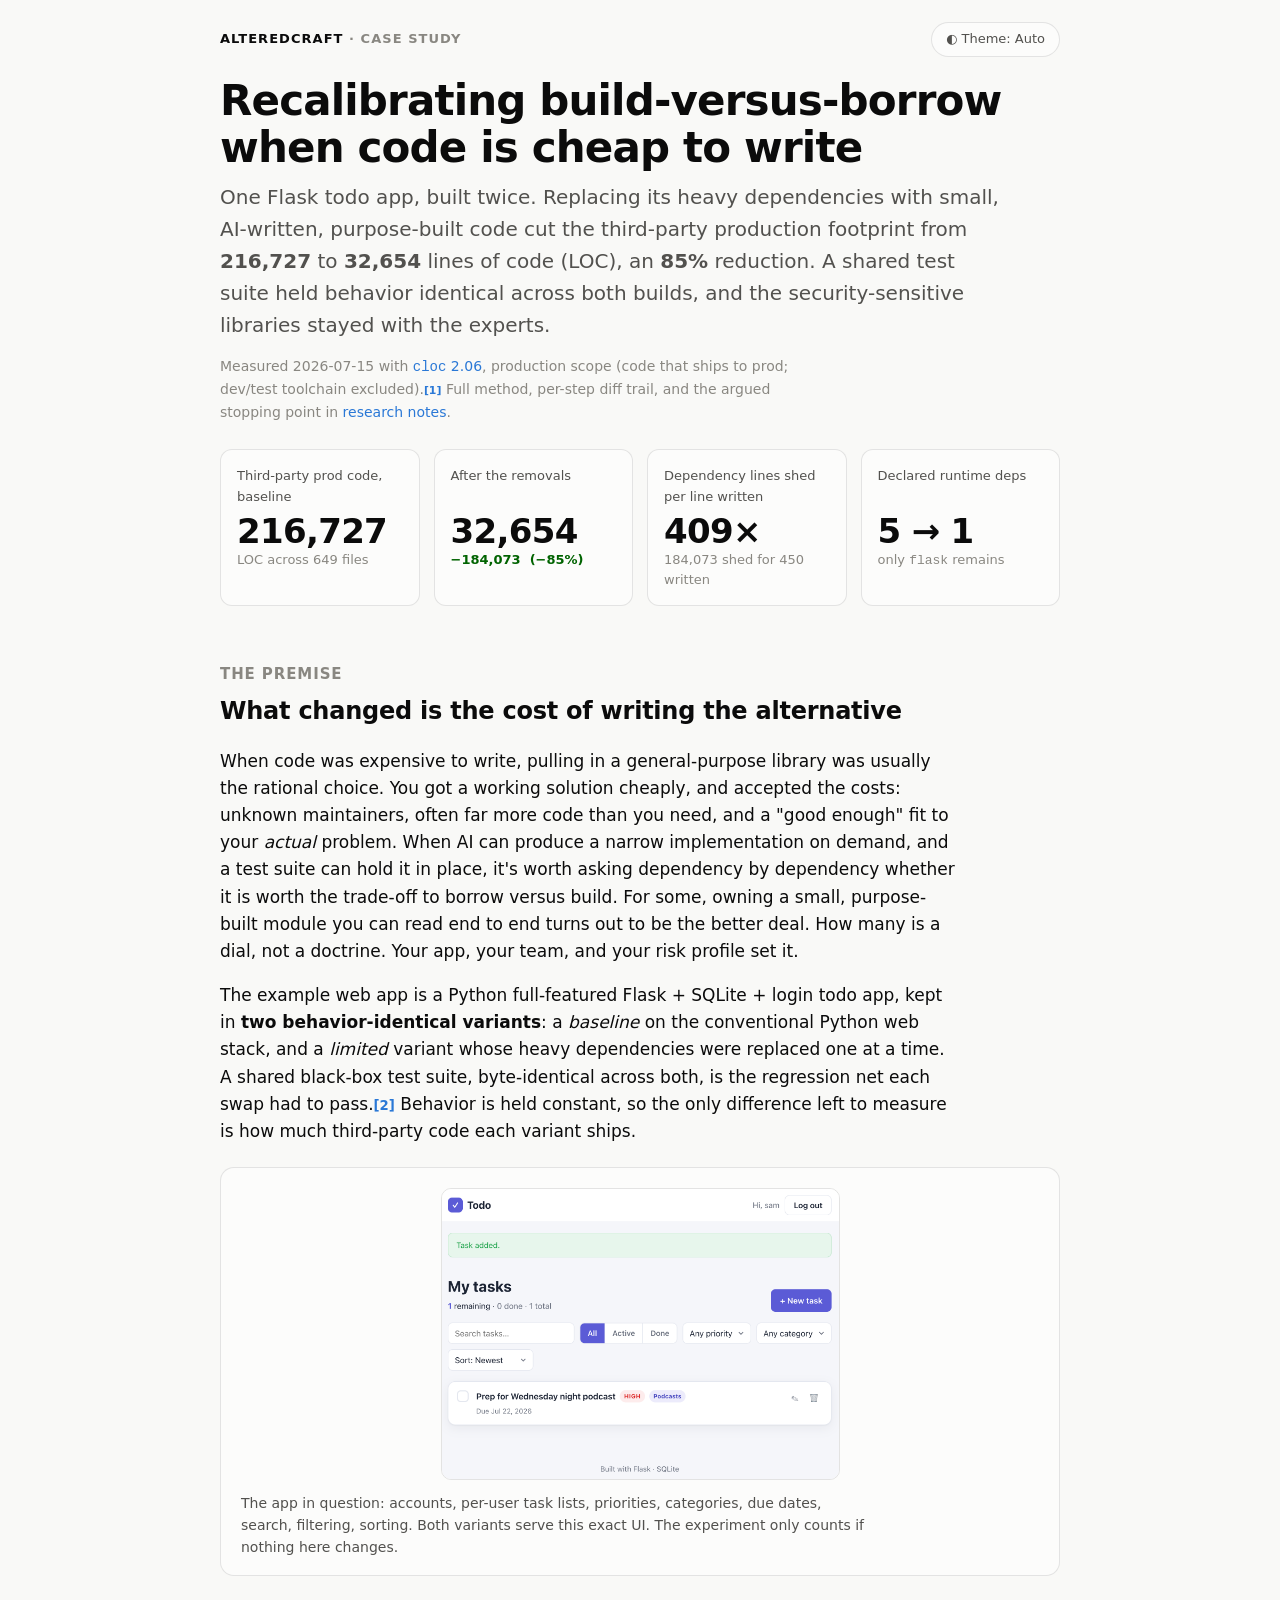
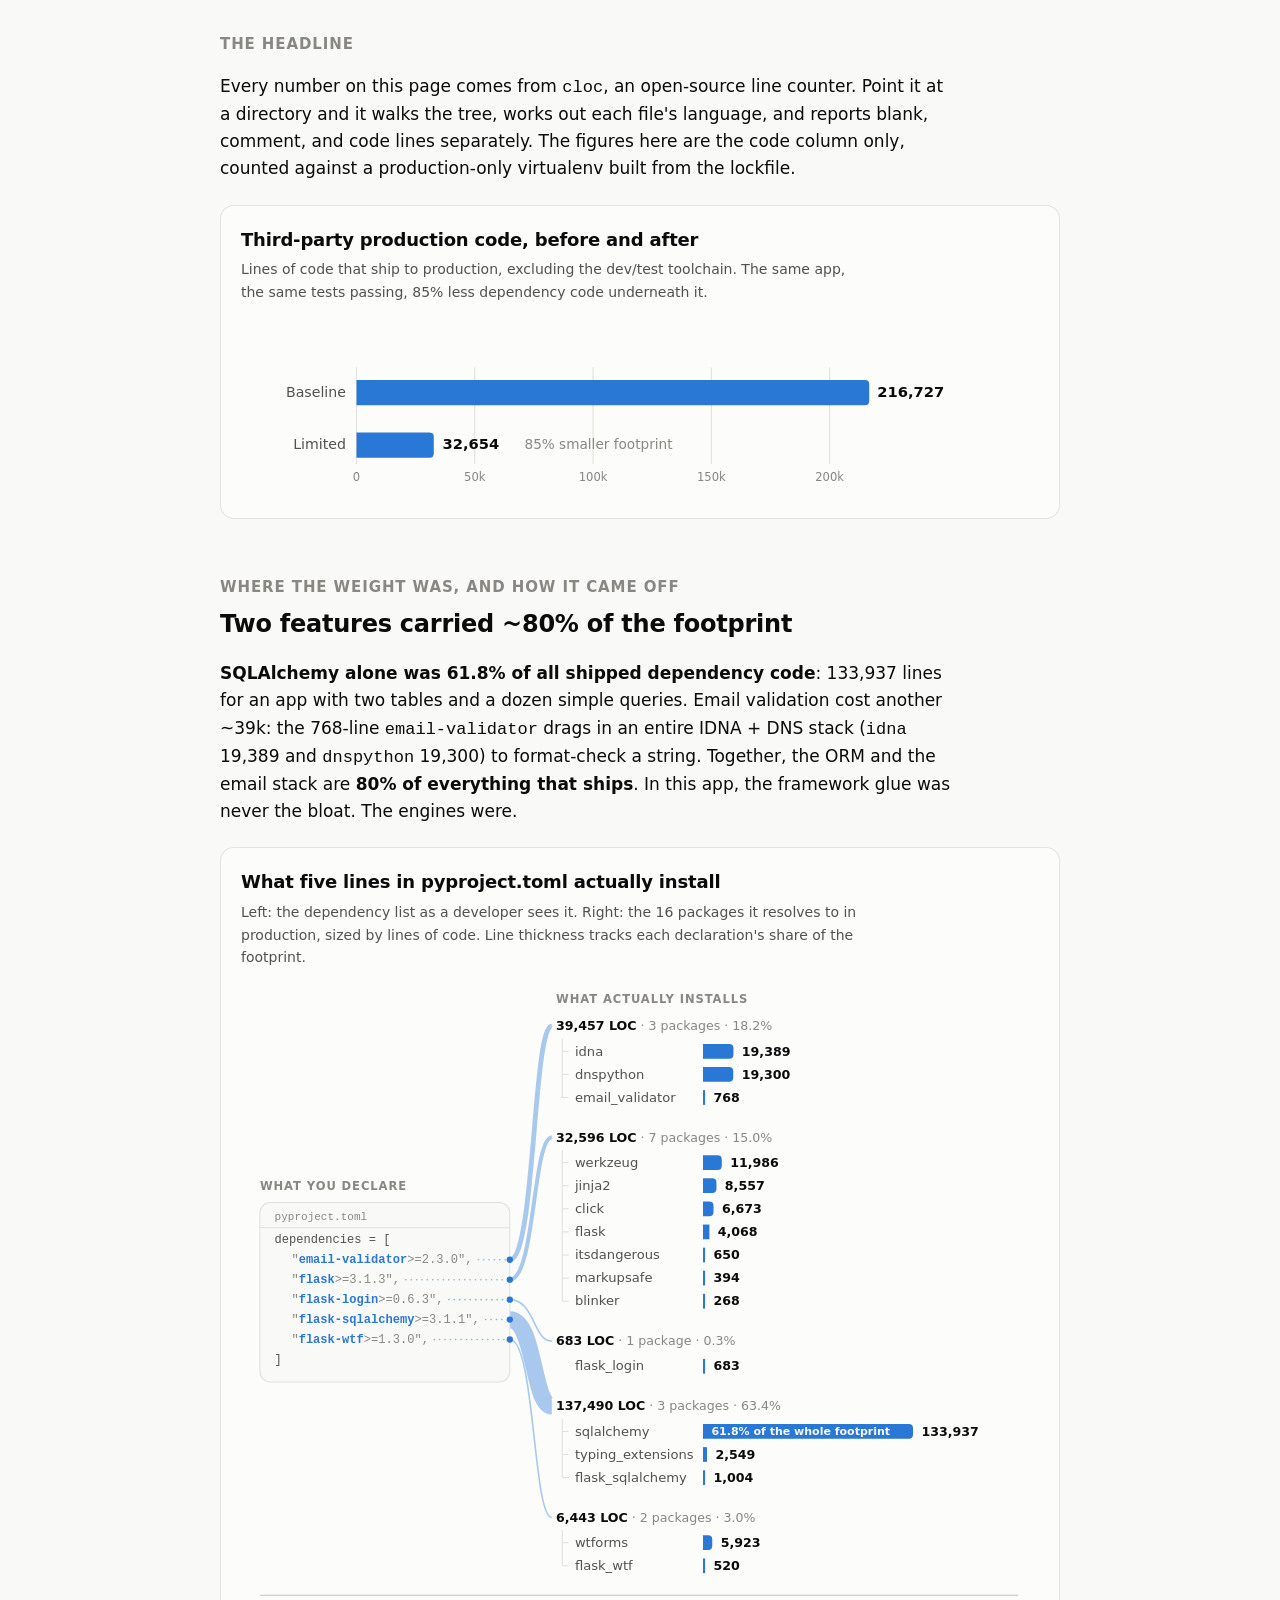
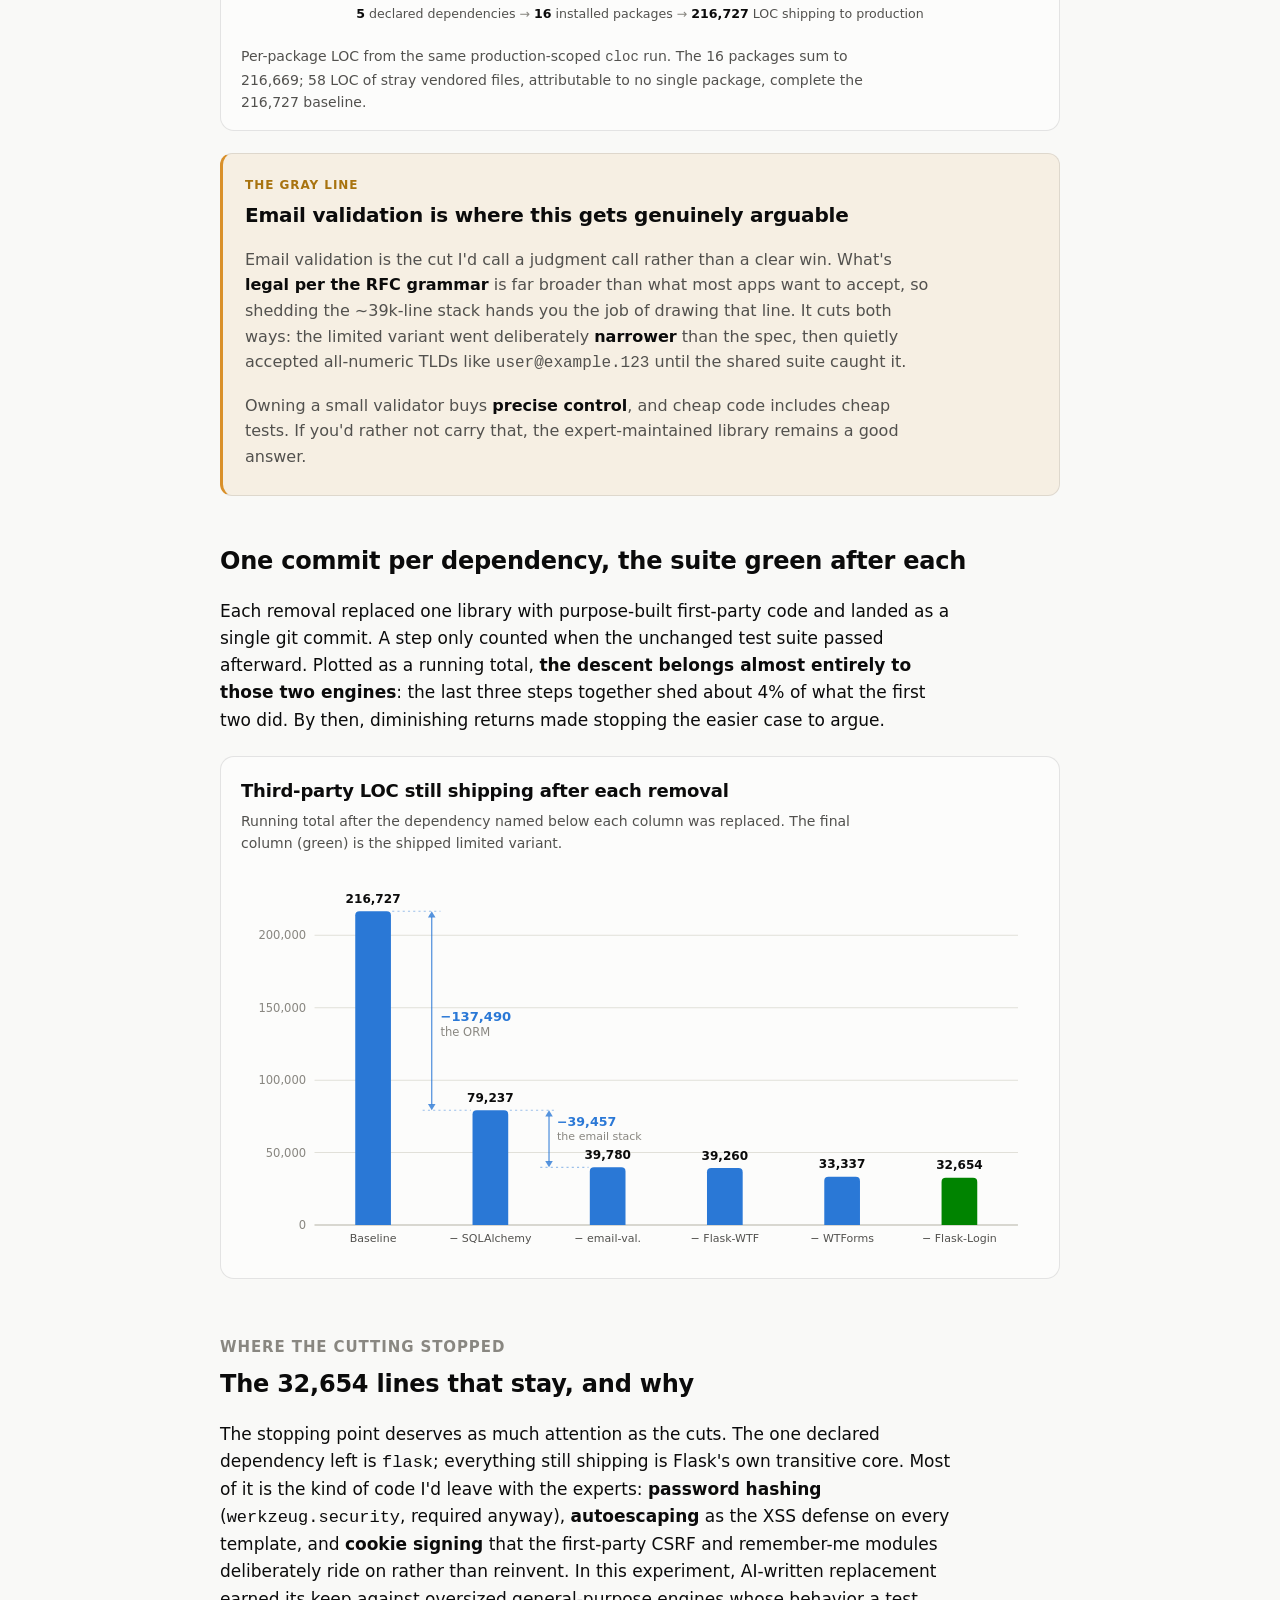
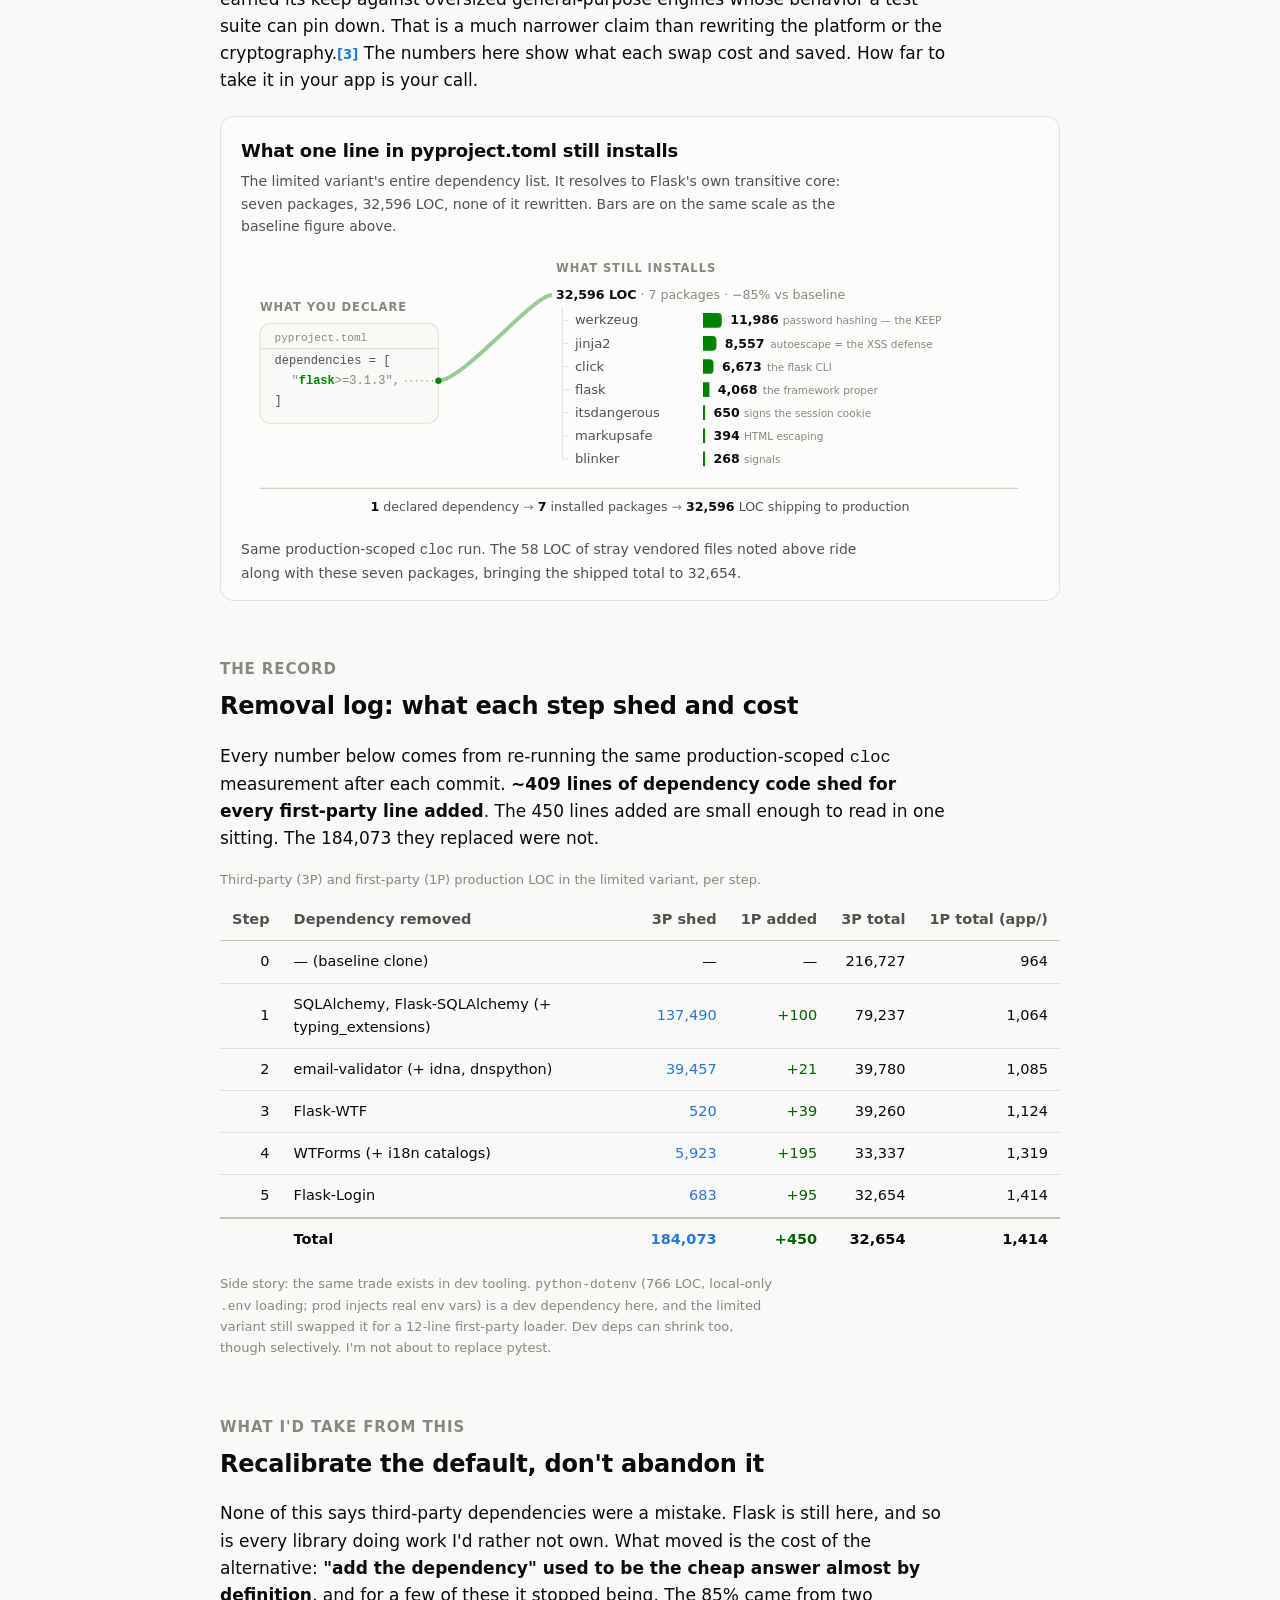
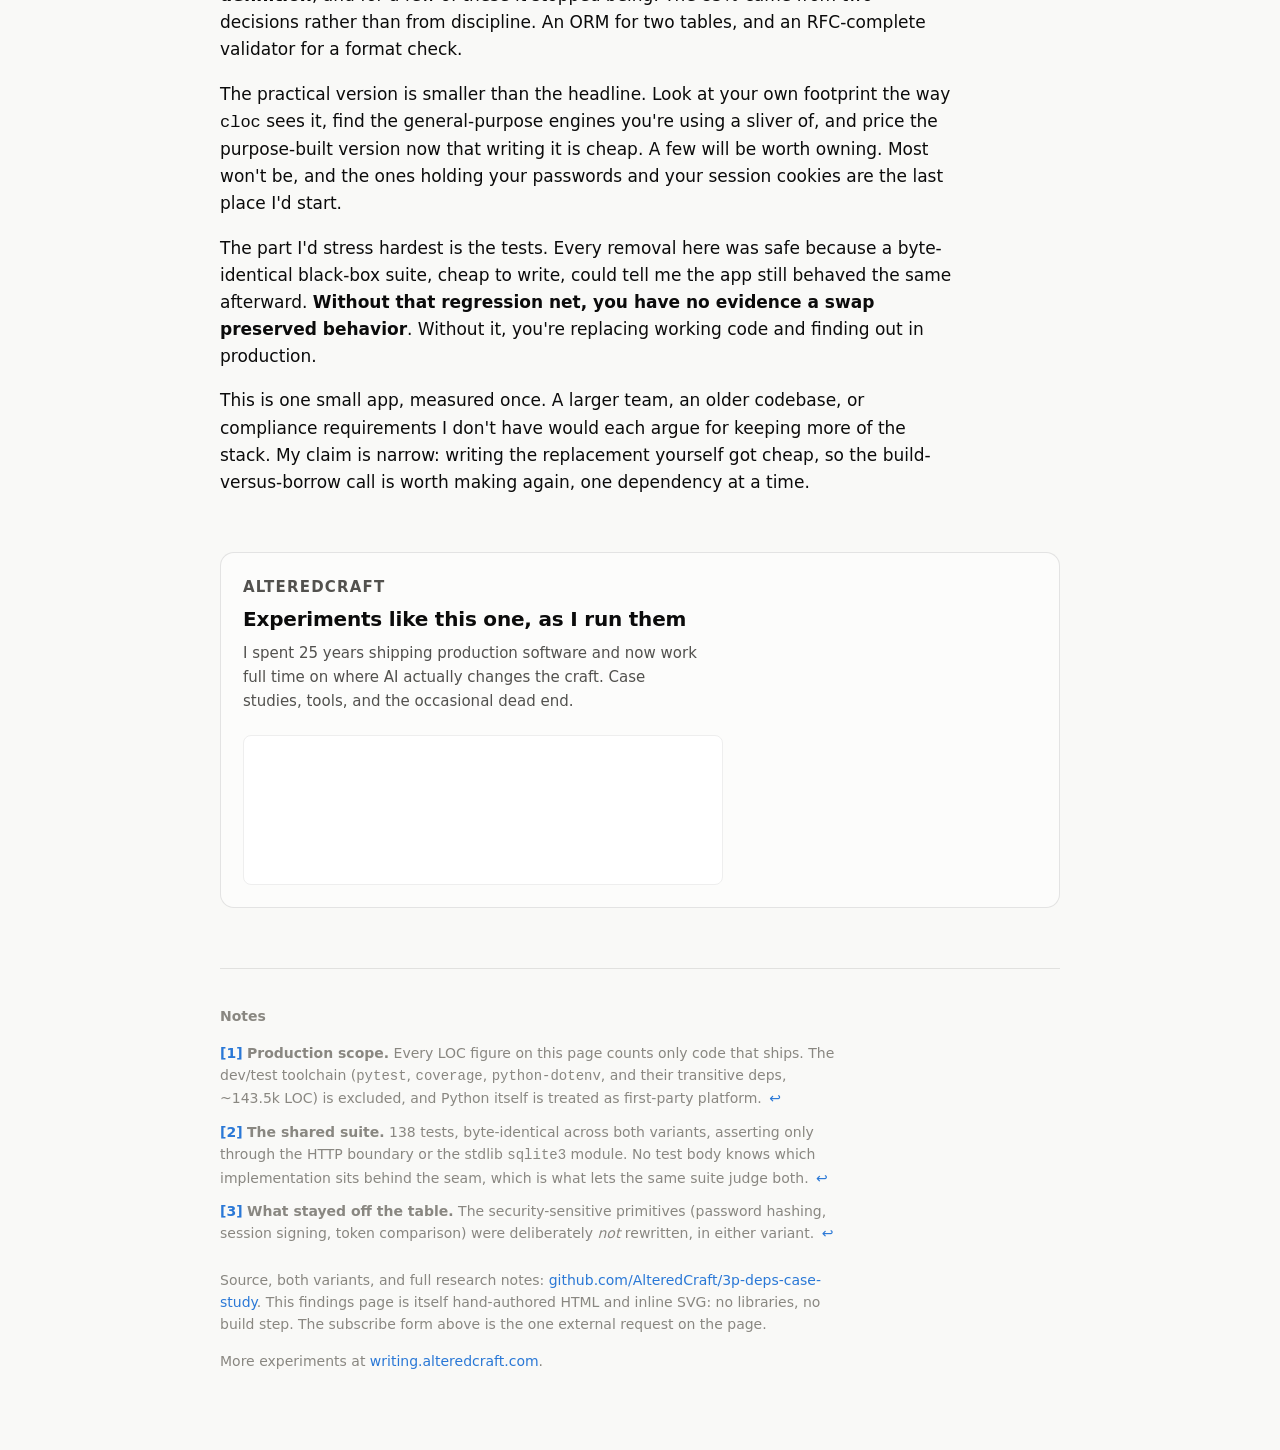
<file: docs/index.html>
<!DOCTYPE html>
<html lang="en">
<head>
<meta charset="utf-8">
<meta name="viewport" content="width=device-width, initial-scale=1">
<title>Findings: Recalibrating build-versus-borrow when code is cheap to write</title>
<meta name="description" content="Case-study findings: replacing heavy Python dependencies with small, AI-written, purpose-built code cut a Flask todo app's third-party production footprint from 216,727 to 32,654 LOC (−85%), plus an argued case for where the cutting stops.">
<style>
  :root {
    color-scheme: light;
    --page:        #f9f9f7;
    --surface-1:   #fcfcfb;
    --text-primary:   #0b0b0b;
    --text-secondary: #52514e;
    --muted:       #898781;
    --grid:        #e1e0d9;
    --baseline:    #c3c2b7;
    --series-1:    #2a78d6;   /* blue  — dependency code removed / shed */
    --series-2:    #008300;   /* green — code that remains in the shipped app */
    --good:        #006300;
    --border:      rgba(11,11,11,0.10);
  }
  @media (prefers-color-scheme: dark) {
    :root:not([data-theme="light"]) {
      color-scheme: dark;
      --page:        #0d0d0d;
      --surface-1:   #1a1a19;
      --text-primary:   #ffffff;
      --text-secondary: #c3c2b7;
      --muted:       #898781;
      --grid:        #2c2c2a;
      --baseline:    #383835;
      --series-1:    #3987e5;
      --series-2:    #008300;
      --good:        #0ca30c;
      --border:      rgba(255,255,255,0.12);
    }
  }
  :root[data-theme="dark"] {
    color-scheme: dark;
    --page:        #0d0d0d;
    --surface-1:   #1a1a19;
    --text-primary:   #ffffff;
    --text-secondary: #c3c2b7;
    --muted:       #898781;
    --grid:        #2c2c2a;
    --baseline:    #383835;
    --series-1:    #3987e5;
    --series-2:    #008300;
    --good:        #0ca30c;
    --border:      rgba(255,255,255,0.12);
  }

  * { box-sizing: border-box; }
  html { -webkit-text-size-adjust: 100%; }
  body {
    margin: 0;
    background: var(--page);
    color: var(--text-primary);
    font: 400 17px/1.6 system-ui, -apple-system, "Segoe UI", sans-serif;
  }
  .wrap { max-width: 880px; margin: 0 auto; padding: 0 20px 80px; }

  /* ---- masthead ---- */
  .top { display: flex; align-items: center; justify-content: space-between; gap: 16px;
         padding: 22px 0 8px; }
  .kicker { font-size: 13px; letter-spacing: .08em; text-transform: uppercase;
            color: var(--muted); font-weight: 600; }
  .kicker a { color: var(--text-primary); text-decoration: none; font-weight: 700; }
  .kicker a:hover { text-decoration: underline; }
  .theme-btn { font: inherit; font-size: 13px; color: var(--text-secondary);
    background: var(--surface-1); border: 1px solid var(--border); border-radius: 999px;
    padding: 6px 14px; cursor: pointer; }
  .theme-btn:hover { color: var(--text-primary); }

  h1 { font-size: clamp(28px, 5vw, 42px); line-height: 1.12; letter-spacing: -0.02em;
       margin: 12px 0 10px; }
  .lede { font-size: 20px; color: var(--text-secondary); margin: 0 0 8px; max-width: 62ch; }
  .sourceline { font-size: 14px; color: var(--muted); margin: 14px 0 0; }
  .sourceline a { color: var(--series-1); text-decoration: none; }
  .sourceline a:hover { text-decoration: underline; }

  h2 { font-size: 15px; letter-spacing: .06em; text-transform: uppercase;
       color: var(--muted); font-weight: 700; margin: 56px 0 6px; }
  h3 { font-size: 24px; letter-spacing: -0.01em; margin: 4px 0 10px; }
  h3.cont { margin-top: 46px; }   /* h3 that continues a section, with no h2 above it */
  p { max-width: 68ch; }
  p .hl { color: var(--text-primary); font-weight: 650; }
  hr { border: none; border-top: 1px solid var(--border); margin: 0; }

  /* ---- stat row ---- */
  .stats { display: grid; grid-template-columns: repeat(4, 1fr); gap: 14px; margin: 26px 0 8px; }
  .stat { background: var(--surface-1); border: 1px solid var(--border); border-radius: 12px;
          padding: 16px 16px 14px; }
  .stat .lab { font-size: 13px; color: var(--text-secondary);
               min-height: 3.2em; }   /* reserve two lines so all four values share a baseline */
  .stat .val { font-size: clamp(26px, 4.4vw, 34px); font-weight: 650; letter-spacing: -0.02em;
               margin: 6px 0 2px; line-height: 1; }
  .stat .sub { font-size: 13px; color: var(--muted); }
  .stat .sub.good { color: var(--good); font-weight: 600; }
  @media (max-width: 720px) { .stats { grid-template-columns: repeat(2,1fr); } }

  /* ---- figures ---- */
  figure { margin: 22px 0 0; background: var(--surface-1);
           border: 1px solid var(--border); border-radius: 14px; padding: 20px 20px 16px; }
  figure .fig-title { font-size: 18px; font-weight: 650; letter-spacing: -0.01em; margin: 0; }
  figure .fig-sub { font-size: 14px; color: var(--text-secondary); margin: 4px 0 14px; max-width: 70ch; }
  figure svg { width: 100%; height: auto; display: block; overflow: visible; }
  figure img { width: 100%; height: auto; display: block; border-radius: 10px;
               border: 1px solid var(--border); }
  figure img.half { max-width: 50%; margin: 0 auto; }   /* screenshot at half width, centered */
  @media (max-width: 720px) { figure img.half { max-width: 100%; } }
  figcaption { font-size: 14px; color: var(--text-secondary); margin-top: 12px; max-width: 70ch; }

  /* ---- editorial callout (the gray-line aside) ---- */
  .callout { margin: 22px 0 0; background: rgba(217,144,42,0.09);
             border: 1px solid var(--border); border-left: 3px solid #d9902a;
             border-radius: 12px; padding: 4px 22px 10px; }
  .callout-label { display: block; font-size: 12px; letter-spacing: .08em;
                   text-transform: uppercase; font-weight: 700; color: #a8730f; margin: 18px 0 0; }
  .callout h3.callout-h { font-size: 20px; margin: 4px 0 8px; letter-spacing: -0.01em; }
  .callout p { font-size: 16px; color: var(--text-secondary); }
  .callout p .hl { color: var(--text-primary); font-weight: 650; }
  @media (prefers-color-scheme: dark) {
    :root:not([data-theme="light"]) .callout { background: rgba(217,144,42,0.13); }
    :root:not([data-theme="light"]) .callout-label { color: #e6b34d; }
  }
  :root[data-theme="dark"] .callout { background: rgba(217,144,42,0.13); }
  :root[data-theme="dark"] .callout-label { color: #e6b34d; }

  /* svg text tokens */
  .t-primary   { fill: var(--text-primary); }
  .t-secondary { fill: var(--text-secondary); }
  .t-muted     { fill: var(--muted); }
  .num { font-variant-numeric: tabular-nums; }
  .grid  { stroke: var(--grid); stroke-width: 1; }
  .axis  { stroke: var(--baseline); stroke-width: 1; }
  .bar-blue  { fill: var(--series-1); }
  .bar-green { fill: var(--series-2); }
  .mark:hover { opacity: .82; }
  /* drop annotation: dashed guides off each bar top + a measure line in the gutter */
  .drop line  { stroke: var(--series-1); stroke-width: 1; stroke-dasharray: 2 3; opacity: .45; }
  .drop .stem { stroke-width: 1.2; stroke-dasharray: none; opacity: .8; }
  .drop .head { fill: var(--series-1); opacity: .8; }
  .drop-val   { fill: var(--series-1); font-weight: 700; }

  /* ---- table ---- */
  .tbl-scroll { overflow-x: auto; margin-top: 18px; -webkit-overflow-scrolling: touch; }
  table { border-collapse: collapse; width: 100%; font-size: 14.5px; min-width: 560px; }
  caption { text-align: left; color: var(--muted); font-size: 13px; padding-bottom: 8px; }
  th, td { padding: 9px 12px; text-align: right; border-bottom: 1px solid var(--border);
           font-variant-numeric: tabular-nums; white-space: nowrap; }
  th:nth-child(2), td:nth-child(2) { text-align: left; font-variant-numeric: normal; white-space: normal; }
  thead th { color: var(--text-secondary); font-weight: 600; border-bottom: 1px solid var(--baseline); }
  tbody tr:last-child td { border-bottom: none; }
  tfoot td { font-weight: 700; border-top: 2px solid var(--baseline); border-bottom: none; }
  td.shed { color: var(--series-1); }
  td.add  { color: var(--good); }

  /* ---- footnotes ---- */
  .fn { font-size: .78em; font-weight: 600; color: var(--series-1);
        text-decoration: none; white-space: nowrap; }
  .fn:hover { text-decoration: underline; }
  .notes { list-style: none; padding: 0; margin: 10px 0 24px; }
  .notes li { margin: 0 0 11px; max-width: 70ch; }
  .notes .key  { color: var(--series-1); font-weight: 600; }
  .notes .back { color: var(--series-1); text-decoration: none; margin-left: 3px; }
  .notes .back:hover { text-decoration: underline; }
  [id^="fn"] { scroll-margin-top: 24px; }

  /* ---- subscribe CTA ---- */
  .subscribe { margin: 56px 0 0; background: var(--surface-1); border: 1px solid var(--border);
               border-radius: 14px; padding: 22px; display: flex; flex-wrap: wrap;
               gap: 22px; align-items: center; justify-content: space-between; }
  .subscribe .sub-copy { flex: 1 1 320px; }
  .sub-kicker { font-size: 12px; letter-spacing: .08em; text-transform: uppercase;
                font-weight: 700; color: var(--muted); margin: 0; }
  .subscribe h3 { font-size: 20px; margin: 4px 0 6px; }
  .subscribe p { font-size: 15px; color: var(--text-secondary); margin: 0; max-width: 48ch; }
  .subscribe iframe { flex: 0 1 480px; max-width: 100%; height: 150px; border-radius: 8px;
                      display: block; }

  footer { margin-top: 60px; padding-top: 22px; border-top: 1px solid var(--border);
           font-size: 14px; color: var(--muted); }
  footer a { color: var(--series-1); text-decoration: none; }
  footer a:hover { text-decoration: underline; }
  .self-note { font-size: 13px; }
</style>
</head>
<body>
<div class="wrap">

  <div class="top">
    <span class="kicker"><a href="https://writing.alteredcraft.com/">AlteredCraft</a> · Case study</span>
    <button class="theme-btn" id="theme" type="button" aria-label="Toggle color theme">◐ Theme: Auto</button>
  </div>

  <h1>Recalibrating build-versus-borrow when code is cheap to write</h1>
  <p class="lede">One Flask todo app, built twice. Replacing its heavy dependencies with
    small, AI-written, purpose-built code cut the third-party production footprint from
    <strong>216,727</strong> to <strong>32,654</strong> lines of code (LOC), an <strong>85%</strong> reduction.
    A shared test suite held behavior identical across both builds, and the security-sensitive
    libraries stayed with the experts.</p>
  <p class="sourceline">Measured 2026-07-15 with <a href="https://github.com/AlDanial/cloc/"><code>cloc</code> 2.06</a>, production scope
    (code that ships to prod; dev/test toolchain excluded).<a class="fn" id="fnref1" href="#fn1">[1]</a>
    Full method, per-step diff trail, and
    the argued stopping point in <a href="https://github.com/AlteredCraft/3p-deps-case-study/blob/main/research/notes.md">research&nbsp;notes</a>.</p>

  <!-- ===== STAT ROW ===== -->
  <div class="stats">
    <div class="stat">
      <div class="lab">Third-party prod code, baseline</div>
      <div class="val num">216,727</div>
      <div class="sub">LOC across 649 files</div>
    </div>
    <div class="stat">
      <div class="lab">After the removals</div>
      <div class="val num">32,654</div>
      <div class="sub good">−184,073 &nbsp;(−85%)</div>
    </div>
    <div class="stat">
      <div class="lab">Dependency lines shed per line written</div>
      <div class="val num">409×</div>
      <div class="sub">184,073 shed for 450 written</div>
    </div>
    <div class="stat">
      <div class="lab">Declared runtime deps</div>
      <div class="val num">5 → 1</div>
      <div class="sub">only <code>flask</code> remains</div>
    </div>
  </div>

  <!-- ===== PREMISE ===== -->
  <h2>The premise</h2>
  <h3>What changed is the cost of writing the alternative</h3>
  <p>When code was expensive to write, pulling in a general-purpose library was usually the
    rational choice. You got a working solution cheaply, and accepted the costs: unknown
    maintainers, often far more code than you need, and a "good enough" fit to your <em>actual</em>
    problem. When AI can produce a narrow implementation on demand, and a test suite can hold it
    in place, it's worth asking dependency by dependency whether it is worth the trade-off to borrow versus build. For
    some, owning a small, purpose-built module you can read end to end turns out to be the better deal.
    How many is a dial, not a doctrine. Your app, your team, and your risk profile set it.</p>
  <p>The example web app is a Python full-featured Flask&nbsp;+&nbsp;SQLite&nbsp;+&nbsp;login todo app, kept in
    <span class="hl">two behavior-identical variants</span>: a <em>baseline</em> on the conventional
    Python web stack, and a <em>limited</em> variant whose heavy dependencies were replaced
    one at a time. A shared black-box test suite, byte-identical across both, is the regression net
    each swap had to pass.<a class="fn" id="fnref2" href="#fn2">[2]</a> Behavior is held constant,
    so the only difference left to measure is how much third-party code each variant ships.</p>
  <figure>
    <img class="half" src="img/todo-app.png" width="1490" height="1086"
         alt="Screenshot of the todo app: a My Tasks page with search, All/Active/Done filters, priority and category dropdowns, sorting, a 'Task added' flash message, and one task tagged HIGH priority in a Podcasts category with a due date.">
    <figcaption>The app in question: accounts, per-user task lists, priorities, categories, due
      dates, search, filtering, sorting. Both variants serve this exact UI. The experiment only
      counts if nothing here changes.</figcaption>
  </figure>

  <!-- ===== CHART A: headline ===== -->
  <h2>The headline</h2>
  <p>Every number on this page comes from <code>cloc</code>, an open-source line counter. Point it at
    a directory and it walks the tree, works out each file's language, and reports blank, comment,
    and code lines separately. The figures here are the code column only, counted against a
    production-only virtualenv built from the lockfile.</p>
  <figure>
    <p class="fig-title">Third-party production code, before and after</p>
    <p class="fig-sub">Lines of code that ship to production, excluding the dev/test toolchain.
      The same app, the same tests passing, 85% less dependency code underneath it.</p>
    <svg viewBox="0 0 760 176" role="img" aria-labelledby="aT aD">
      <title id="aT">Before and after third-party LOC</title>
      <desc id="aD">Baseline 216,727 lines of code; limited variant 32,654 lines, an 85% reduction.</desc>
      <!-- gridlines -->
      <g class="grid">
        <line x1="110" y1="48" x2="110" y2="140"/>
        <line x1="222.65" y1="48" x2="222.65" y2="140"/>
        <line x1="335.3" y1="48" x2="335.3" y2="140"/>
        <line x1="447.95" y1="48" x2="447.95" y2="140"/>
        <line x1="560.6" y1="48" x2="560.6" y2="140"/>
      </g>
      <g class="t-muted num" font-size="11" text-anchor="middle">
        <text x="110" y="156">0</text>
        <text x="222.65" y="156">50k</text>
        <text x="335.3" y="156">100k</text>
        <text x="447.95" y="156">150k</text>
        <text x="560.6" y="156">200k</text>
      </g>
      <!-- baseline bar -->
      <path class="bar-blue mark" d="M110,60 H594.3 Q598.3,60 598.3,64 V80 Q598.3,84 594.3,84 H110 Z"><title>Baseline: 216,727 LOC</title></path>
      <!-- after bar -->
      <path class="bar-blue mark" d="M110,110 H179.6 Q183.6,110 183.6,114 V130 Q183.6,134 179.6,134 H110 Z"><title>Limited variant: 32,654 LOC</title></path>
      <!-- row labels -->
      <g class="t-secondary" font-size="13.5" text-anchor="end">
        <text x="100" y="76">Baseline</text>
        <text x="100" y="126">Limited</text>
      </g>
      <!-- value labels -->
      <g class="t-primary num" font-size="14" font-weight="650">
        <text x="606" y="76">216,727</text>
        <text x="192" y="126">32,654</text>
      </g>
      <text x="270" y="126" class="t-muted" font-size="13">85% smaller footprint</text>
    </svg>
  </figure>

  <!-- ===== CHART C: composition ===== -->
  <h2>Where the weight was, and how it came off</h2>
  <h3>Two features carried ~80% of the footprint</h3>
  <p><span class="hl">SQLAlchemy alone was 61.8% of all shipped dependency code</span>: 133,937 lines
    for an app with two tables and a dozen simple queries. Email validation cost another ~39k: the
    768-line <code>email-validator</code> drags in an entire IDNA + DNS stack (<code>idna</code> 19,389
    and <code>dnspython</code> 19,300) to format-check a string. Together, the ORM and the email stack
    are <span class="hl">80% of everything that ships</span>. In this app, the framework glue was
    never the bloat. The engines were.</p>
  <figure>
    <p class="fig-title">What five lines in pyproject.toml actually install</p>
    <p class="fig-sub">Left: the dependency list as a developer sees it. Right: the 16 packages it
      resolves to in production, sized by lines of code. Line thickness tracks each
      declaration's share of the footprint.</p>
    <svg viewBox="0 0 760 620" role="img" aria-labelledby="cT cD">
      <title id="cT">What five lines in pyproject.toml actually install</title>
      <desc id="cD">The five pyproject.toml entries resolve to 16 packages totaling 216,727 lines.
        flask-sqlalchemy pulls in 137,490 lines, dominated by SQLAlchemy at 133,937 (61.8% of the
        footprint); email-validator pulls in 39,457 including idna 19,389 and dnspython 19,300;
        flask itself accounts for 32,596 across seven packages led by werkzeug 11,986;
        flask-wtf pulls in 6,443 and flask-login 683.</desc>
      <path d="M256,264.5 C280,264.5 278,42 296,42" fill="none" stroke="var(--series-1)" stroke-width="4.6" stroke-linecap="butt" opacity="0.4"/>
      <path d="M256,283.5 C280,283.5 278,148 296,148" fill="none" stroke="var(--series-1)" stroke-width="3.8" stroke-linecap="butt" opacity="0.4"/>
      <path d="M256,302.5 C280,302.5 278,342 296,342" fill="none" stroke="var(--series-1)" stroke-width="1.5" stroke-linecap="butt" opacity="0.4"/>
      <path d="M256,321.5 C280,321.5 278,404 296,404" fill="none" stroke="var(--series-1)" stroke-width="16.0" stroke-linecap="butt" opacity="0.4"/>
      <path d="M256,340.5 C280,340.5 278,510 296,510" fill="none" stroke="var(--series-1)" stroke-width="1.5" stroke-linecap="butt" opacity="0.4"/>
      <text x="18" y="198" class="t-muted" font-size="11" font-weight="700" letter-spacing=".08em">WHAT YOU DECLARE</text>
      <text x="300" y="20" class="t-muted" font-size="11" font-weight="700" letter-spacing=".08em">WHAT ACTUALLY INSTALLS</text>
      <g font-family="ui-monospace, SFMono-Regular, Menlo, monospace">
        <rect x="18" y="210" width="238" height="171" rx="10" fill="var(--page)" stroke="var(--grid)"/>
        <text x="32" y="227" class="t-muted" font-size="10.5">pyproject.toml</text>
        <line x1="18" y1="234" x2="256" y2="234" class="grid"/>
        <text x="32" y="249" class="t-secondary" font-size="11.5">dependencies = [</text>
        <text x="48" y="268" font-size="11.5"><tspan class="t-muted">"</tspan><tspan fill="var(--series-1)" font-weight="600">email-validator</tspan><tspan class="t-muted">>=2.3.0",</tspan></text>
        <text x="48" y="287" font-size="11.5"><tspan class="t-muted">"</tspan><tspan fill="var(--series-1)" font-weight="600">flask</tspan><tspan class="t-muted">>=3.1.3",</tspan></text>
        <text x="48" y="306" font-size="11.5"><tspan class="t-muted">"</tspan><tspan fill="var(--series-1)" font-weight="600">flask-login</tspan><tspan class="t-muted">>=0.6.3",</tspan></text>
        <text x="48" y="325" font-size="11.5"><tspan class="t-muted">"</tspan><tspan fill="var(--series-1)" font-weight="600">flask-sqlalchemy</tspan><tspan class="t-muted">>=3.1.1",</tspan></text>
        <text x="48" y="344" font-size="11.5"><tspan class="t-muted">"</tspan><tspan fill="var(--series-1)" font-weight="600">flask-wtf</tspan><tspan class="t-muted">>=1.3.0",</tspan></text>
        <text x="32" y="363" class="t-secondary" font-size="11.5">]</text>
      </g>
      <line x1="226" y1="264.5" x2="252" y2="264.5" stroke="var(--series-1)" stroke-width="1.5" stroke-dasharray="0.1 5" stroke-linecap="round" opacity="0.55"/>
      <circle cx="256" cy="264.5" r="3" fill="var(--series-1)"/>
      <line x1="157" y1="283.5" x2="252" y2="283.5" stroke="var(--series-1)" stroke-width="1.5" stroke-dasharray="0.1 5" stroke-linecap="round" opacity="0.55"/>
      <circle cx="256" cy="283.5" r="3" fill="var(--series-1)"/>
      <line x1="198" y1="302.5" x2="252" y2="302.5" stroke="var(--series-1)" stroke-width="1.5" stroke-dasharray="0.1 5" stroke-linecap="round" opacity="0.55"/>
      <circle cx="256" cy="302.5" r="3" fill="var(--series-1)"/>
      <line x1="233" y1="321.5" x2="252" y2="321.5" stroke="var(--series-1)" stroke-width="1.5" stroke-dasharray="0.1 5" stroke-linecap="round" opacity="0.55"/>
      <circle cx="256" cy="321.5" r="3" fill="var(--series-1)"/>
      <line x1="184" y1="340.5" x2="252" y2="340.5" stroke="var(--series-1)" stroke-width="1.5" stroke-dasharray="0.1 5" stroke-linecap="round" opacity="0.55"/>
      <circle cx="256" cy="340.5" r="3" fill="var(--series-1)"/>

      <!-- email-validator -->
      <text x="300" y="46" font-size="12"><tspan class="t-primary num" font-weight="650">39,457 LOC</tspan><tspan class="t-muted"> · 3 packages · 18.2%</tspan></text>
      <line x1="306" y1="54" x2="306" y2="110" class="grid"/>
      <g class="mark">
        <title>idna — 19,389 LOC · internationalized domain names — 8.9% of the footprint, pulled in transitively</title>
        <line x1="306" y1="66" x2="312" y2="66" class="grid"/>
        <text x="318" y="70" class="t-secondary" font-size="12.5">idna</text>
        <path class="bar-blue" d="M440,59 H465.0 Q469.0,59 469.0,63 V69 Q469.0,73 465.0,73 H440 Z"/>
        <text x="477.0" y="70" class="t-primary num" font-size="12" font-weight="600">19,389</text>
      </g>
      <g class="mark">
        <title>dnspython — 19,300 LOC · DNS toolkit for deliverability checks — 8.9%, pulled in transitively</title>
        <line x1="306" y1="88" x2="312" y2="88" class="grid"/>
        <text x="318" y="92" class="t-secondary" font-size="12.5">dnspython</text>
        <path class="bar-blue" d="M440,81 H464.8 Q468.8,81 468.8,85 V91 Q468.8,95 464.8,95 H440 Z"/>
        <text x="476.8" y="92" class="t-primary num" font-size="12" font-weight="600">19,300</text>
      </g>
      <g class="mark">
        <title>email_validator — 768 LOC · the validator itself — 0.4%; the two packages above are its freight</title>
        <line x1="306" y1="110" x2="312" y2="110" class="grid"/>
        <text x="318" y="114" class="t-secondary" font-size="12.5">email_validator</text>
        <rect class="bar-blue" x="440" y="103" width="2.0" height="14"/>
        <text x="450.0" y="114" class="t-primary num" font-size="12" font-weight="600">768</text>
      </g>

      <!-- flask -->
      <text x="300" y="152" font-size="12"><tspan class="t-primary num" font-weight="650">32,596 LOC</tspan><tspan class="t-muted"> · 7 packages · 15.0%</tspan></text>
      <line x1="306" y1="160" x2="306" y2="304" class="grid"/>
      <g class="mark">
        <title>werkzeug — 11,986 LOC · WSGI utils + werkzeug.security password hashing — 5.5%</title>
        <line x1="306" y1="172" x2="312" y2="172" class="grid"/>
        <text x="318" y="176" class="t-secondary" font-size="12.5">werkzeug</text>
        <path class="bar-blue" d="M440,165 H453.9 Q457.9,165 457.9,169 V175 Q457.9,179 453.9,179 H440 Z"/>
        <text x="465.9" y="176" class="t-primary num" font-size="12" font-weight="600">11,986</text>
      </g>
      <g class="mark">
        <title>jinja2 — 8,557 LOC · templating; autoescape is the XSS defense — 3.9%</title>
        <line x1="306" y1="194" x2="312" y2="194" class="grid"/>
        <text x="318" y="198" class="t-secondary" font-size="12.5">jinja2</text>
        <path class="bar-blue" d="M440,187 H448.8 Q452.8,187 452.8,191 V197 Q452.8,201 448.8,201 H440 Z"/>
        <text x="460.8" y="198" class="t-primary num" font-size="12" font-weight="600">8,557</text>
      </g>
      <g class="mark">
        <title>click — 6,673 LOC · the flask CLI — 3.1%</title>
        <line x1="306" y1="216" x2="312" y2="216" class="grid"/>
        <text x="318" y="220" class="t-secondary" font-size="12.5">click</text>
        <path class="bar-blue" d="M440,209 H446.0 Q450.0,209 450.0,213 V219 Q450.0,223 446.0,223 H440 Z"/>
        <text x="458.0" y="220" class="t-primary num" font-size="12" font-weight="600">6,673</text>
      </g>
      <g class="mark">
        <title>flask — 4,068 LOC · the framework proper — 1.9%</title>
        <line x1="306" y1="238" x2="312" y2="238" class="grid"/>
        <text x="318" y="242" class="t-secondary" font-size="12.5">flask</text>
        <rect class="bar-blue" x="440" y="231" width="6.1" height="14"/>
        <text x="454.1" y="242" class="t-primary num" font-size="12" font-weight="600">4,068</text>
      </g>
      <g class="mark">
        <title>itsdangerous — 650 LOC · signs the session cookie — 0.3%</title>
        <line x1="306" y1="260" x2="312" y2="260" class="grid"/>
        <text x="318" y="264" class="t-secondary" font-size="12.5">itsdangerous</text>
        <rect class="bar-blue" x="440" y="253" width="2.0" height="14"/>
        <text x="450.0" y="264" class="t-primary num" font-size="12" font-weight="600">650</text>
      </g>
      <g class="mark">
        <title>markupsafe — 394 LOC · HTML escaping — 0.2%</title>
        <line x1="306" y1="282" x2="312" y2="282" class="grid"/>
        <text x="318" y="286" class="t-secondary" font-size="12.5">markupsafe</text>
        <rect class="bar-blue" x="440" y="275" width="2.0" height="14"/>
        <text x="450.0" y="286" class="t-primary num" font-size="12" font-weight="600">394</text>
      </g>
      <g class="mark">
        <title>blinker — 268 LOC · signals — 0.1%</title>
        <line x1="306" y1="304" x2="312" y2="304" class="grid"/>
        <text x="318" y="308" class="t-secondary" font-size="12.5">blinker</text>
        <rect class="bar-blue" x="440" y="297" width="2.0" height="14"/>
        <text x="450.0" y="308" class="t-primary num" font-size="12" font-weight="600">268</text>
      </g>

      <!-- flask-login -->
      <text x="300" y="346" font-size="12"><tspan class="t-primary num" font-weight="650">683 LOC</tspan><tspan class="t-muted"> · 1 package · 0.3%</tspan></text>
      <g class="mark">
        <title>flask_login — 683 LOC · session/auth management — 0.3%</title>
        <text x="318" y="370" class="t-secondary" font-size="12.5">flask_login</text>
        <rect class="bar-blue" x="440" y="359" width="2.0" height="14"/>
        <text x="450.0" y="370" class="t-primary num" font-size="12" font-weight="600">683</text>
      </g>

      <!-- flask-sqlalchemy -->
      <text x="300" y="408" font-size="12"><tspan class="t-primary num" font-weight="650">137,490 LOC</tspan><tspan class="t-muted"> · 3 packages · 63.4%</tspan></text>
      <line x1="306" y1="416" x2="306" y2="472" class="grid"/>
      <g class="mark">
        <title>sqlalchemy — 133,937 LOC · ORM + Core — 61.8% of all shipped dependency code, for two tables and a dozen queries</title>
        <line x1="306" y1="428" x2="312" y2="428" class="grid"/>
        <text x="318" y="432" class="t-secondary" font-size="12.5">sqlalchemy</text>
        <path class="bar-blue" d="M440,421 H636.0 Q640.0,421 640.0,425 V431 Q640.0,435 636.0,435 H440 Z"/>
        <text x="648.0" y="432" class="t-primary num" font-size="12" font-weight="600">133,937</text>
        <text x="448" y="431.5" font-size="10.5" font-weight="600" fill="#ffffff" opacity="0.95">61.8% of the whole footprint</text>
      </g>
      <g class="mark">
        <title>typing_extensions — 2,549 LOC · back-ported typing — 1.2%, pulled in by SQLAlchemy</title>
        <line x1="306" y1="450" x2="312" y2="450" class="grid"/>
        <text x="318" y="454" class="t-secondary" font-size="12.5">typing_extensions</text>
        <rect class="bar-blue" x="440" y="443" width="3.8" height="14"/>
        <text x="451.8" y="454" class="t-primary num" font-size="12" font-weight="600">2,549</text>
      </g>
      <g class="mark">
        <title>flask_sqlalchemy — 1,004 LOC · Flask ↔ SQLAlchemy glue — 0.5%</title>
        <line x1="306" y1="472" x2="312" y2="472" class="grid"/>
        <text x="318" y="476" class="t-secondary" font-size="12.5">flask_sqlalchemy</text>
        <rect class="bar-blue" x="440" y="465" width="2.0" height="14"/>
        <text x="450.0" y="476" class="t-primary num" font-size="12" font-weight="600">1,004</text>
      </g>

      <!-- flask-wtf -->
      <text x="300" y="514" font-size="12"><tspan class="t-primary num" font-weight="650">6,443 LOC</tspan><tspan class="t-muted"> · 2 packages · 3.0%</tspan></text>
      <line x1="306" y1="522" x2="306" y2="556" class="grid"/>
      <g class="mark">
        <title>wtforms — 5,923 LOC · form definitions + validation — 2.7%, pulled in transitively</title>
        <line x1="306" y1="534" x2="312" y2="534" class="grid"/>
        <text x="318" y="538" class="t-secondary" font-size="12.5">wtforms</text>
        <path class="bar-blue" d="M440,527 H444.8 Q448.8,527 448.8,531 V537 Q448.8,541 444.8,541 H440 Z"/>
        <text x="456.8" y="538" class="t-primary num" font-size="12" font-weight="600">5,923</text>
      </g>
      <g class="mark">
        <title>flask_wtf — 520 LOC · CSRF + Flask/WTForms glue — 0.2%</title>
        <line x1="306" y1="556" x2="312" y2="556" class="grid"/>
        <text x="318" y="560" class="t-secondary" font-size="12.5">flask_wtf</text>
        <rect class="bar-blue" x="440" y="549" width="2.0" height="14"/>
        <text x="450.0" y="560" class="t-primary num" font-size="12" font-weight="600">520</text>
      </g>

      <line x1="18" y1="584" x2="740" y2="584" class="axis"/>
      <text x="380" y="606" text-anchor="middle" class="t-secondary" font-size="12"><tspan font-weight="650" class="t-primary num">5</tspan> declared dependencies <tspan class="t-muted">→</tspan> <tspan font-weight="650" class="t-primary num">16</tspan> installed packages <tspan class="t-muted">→</tspan> <tspan font-weight="650" class="t-primary num">216,727</tspan> LOC shipping to production</text>
    </svg>
    <figcaption>Per-package LOC from the same production-scoped <code>cloc</code> run. The 16
      packages sum to 216,669; 58 LOC of stray vendored files, attributable to no single
      package, complete the 216,727 baseline.</figcaption>
  </figure>

  <!-- ===== CALLOUT: the gray line ===== -->
  <div class="callout">
    <span class="callout-label">The gray line</span>
    <h3 class="callout-h">Email validation is where this gets genuinely arguable</h3>
    <p>Email validation is the cut I'd call a judgment call rather than a clear win. What's
      <span class="hl">legal per the RFC grammar</span> is far broader than what most apps want to
      accept, so shedding the ~39k-line stack hands you the job of drawing that line. It cuts both
      ways: the limited variant went deliberately <span class="hl">narrower</span> than the spec,
      then quietly accepted all-numeric TLDs like <code>user@example.123</code> until the shared
      suite caught it.</p>
    <p>Owning a small validator buys <span class="hl">precise control</span>, and
      cheap code includes cheap tests. If you'd rather not carry that, the expert-maintained library
      remains a good answer.</p>
  </div>

  <!-- ===== CHART B: the journey ===== -->
  <h3 class="cont">One commit per dependency, the suite green after each</h3>
  <p>Each removal replaced one library with purpose-built first-party code and landed as a single
    git commit. A step only counted when the unchanged test suite passed afterward. Plotted as a
    running total, <span class="hl">the descent belongs almost entirely to those two engines</span>:
    the last three steps together shed about 4% of what the first two did. By then, diminishing
    returns made stopping the easier case to argue.</p>
  <figure>
    <p class="fig-title">Third-party LOC still shipping after each removal</p>
    <p class="fig-sub">Running total after the dependency named below each column was replaced.
      The final column (green) is the shipped limited variant.</p>
    <svg viewBox="0 0 760 375" role="img" aria-labelledby="bT bD">
      <title id="bT">Third-party LOC remaining after each removal step</title>
      <desc id="bD">216,727 at baseline; 79,237 after SQLAlchemy; 39,780 after email-validator; 39,260 after Flask-WTF; 33,337 after WTForms; 32,654 after Flask-Login. The two largest drops are annotated: −137,490 for the ORM and −39,457 for the email stack.</desc>
      <!-- gridlines -->
      <g class="grid">
        <line x1="70" y1="340" x2="740" y2="340"/>
        <line x1="70" y1="271.03" x2="740" y2="271.03"/>
        <line x1="70" y1="202.06" x2="740" y2="202.06"/>
        <line x1="70" y1="133.1" x2="740" y2="133.1"/>
        <line x1="70" y1="64.12" x2="740" y2="64.12"/>
      </g>
      <line class="axis" x1="70" y1="340" x2="740" y2="340"/>
      <g class="t-muted num" font-size="11" text-anchor="end">
        <text x="62" y="344">0</text>
        <text x="62" y="275">50,000</text>
        <text x="62" y="206">100,000</text>
        <text x="62" y="137">150,000</text>
        <text x="62" y="68">200,000</text>
      </g>
      <!-- columns -->
      <path class="bar-blue mark"  d="M108.8,340 V45.1 Q108.8,41.1 112.8,41.1 H138.8 Q142.8,41.1 142.8,45.1 V340 Z"><title>Baseline — 216,727 LOC</title></path>
      <path class="bar-blue mark"  d="M220.5,340 V234.7 Q220.5,230.7 224.5,230.7 H250.5 Q254.5,230.7 254.5,234.7 V340 Z"><title>After removing SQLAlchemy — 79,237 LOC (−137,490)</title></path>
      <path class="bar-blue mark"  d="M332.2,340 V289.1 Q332.2,285.1 336.2,285.1 H362.2 Q366.2,285.1 366.2,289.1 V340 Z"><title>After removing email-validator — 39,780 LOC (−39,457)</title></path>
      <path class="bar-blue mark"  d="M443.8,340 V289.8 Q443.8,285.8 447.8,285.8 H473.8 Q477.8,285.8 477.8,289.8 V340 Z"><title>After removing Flask-WTF — 39,260 LOC (−520)</title></path>
      <path class="bar-blue mark"  d="M555.5,340 V298.0 Q555.5,294.0 559.5,294.0 H585.5 Q589.5,294.0 589.5,298.0 V340 Z"><title>After removing WTForms — 33,337 LOC (−5,923)</title></path>
      <path class="bar-green mark" d="M667.2,340 V299.0 Q667.2,295.0 671.2,295.0 H697.2 Q701.2,295.0 701.2,299.0 V340 Z"><title>After removing Flask-Login — 32,654 LOC (−683) · shipped final state</title></path>
      <!-- cap value labels -->
      <g class="t-primary num" font-size="11.5" font-weight="600" text-anchor="middle">
        <text x="125.8" y="33">216,727</text>
        <text x="237.5" y="222.7">79,237</text>
        <text x="349.2" y="277.1">39,780</text>
        <text x="460.8" y="277.8">39,260</text>
        <text x="572.5" y="286">33,337</text>
        <text x="684.2" y="287">32,654</text>
      </g>
      <!-- x labels -->
      <g class="t-secondary" font-size="10.5" text-anchor="middle">
        <text x="125.8" y="356">Baseline</text>
        <text x="237.5" y="356">− SQLAlchemy</text>
        <text x="349.2" y="356">− email-val.</text>
        <text x="460.8" y="356">− Flask-WTF</text>
        <text x="572.5" y="356">− WTForms</text>
        <text x="684.2" y="356">− Flask-Login</text>
      </g>
      <!-- the two big drops, measured in the gutter between the bars they span -->
      <g class="drop">
        <!-- SQLAlchemy: 216,727 → 79,237 -->
        <line x1="144" y1="41.1" x2="190" y2="41.1"/>
        <line x1="173" y1="230.7" x2="219" y2="230.7"/>
        <line class="stem" x1="181.65" y1="46.5" x2="181.65" y2="225.3"/>
        <path class="head" d="M181.65,41.1 l-3.6,6 h7.2 Z"/>
        <path class="head" d="M181.65,230.7 l-3.6,-6 h7.2 Z"/>
        <!-- email stack: 79,237 → 39,780 -->
        <line x1="256" y1="230.7" x2="301" y2="230.7"/>
        <line x1="285" y1="285.1" x2="331" y2="285.1"/>
        <line class="stem" x1="293.35" y1="236.1" x2="293.35" y2="279.7"/>
        <path class="head" d="M293.35,230.7 l-3.6,6 h7.2 Z"/>
        <path class="head" d="M293.35,285.1 l-3.6,-6 h7.2 Z"/>
      </g>
      <g class="drop-val num">
        <text x="190" y="146" font-size="12.5">−137,490</text>
        <text x="301" y="246" font-size="12">−39,457</text>
      </g>
      <g class="t-muted">
        <text x="190" y="160" font-size="11">the ORM</text>
        <text x="301" y="259" font-size="10.5">the email stack</text>
      </g>
    </svg>
  </figure>

  <!-- ===== CHART D: the keep ===== -->
  <h2>Where the cutting stopped</h2>
  <h3>The 32,654 lines that stay, and why</h3>
  <p>The stopping point deserves as much attention as the cuts. The one declared dependency left is
    <code>flask</code>; everything still shipping is Flask's own transitive core. Most of it is the
    kind of code I'd leave with the experts: <span class="hl">password hashing</span>
    (<code>werkzeug.security</code>, required anyway), <span class="hl">autoescaping</span> as the XSS
    defense on every template, and <span class="hl">cookie signing</span> that the first-party CSRF and
    remember-me modules deliberately ride on rather than reinvent. In this experiment, AI-written
    replacement earned its keep against oversized general-purpose engines whose behavior a test suite
    can pin down. That is a much narrower claim than rewriting the platform or the
    cryptography.<a class="fn" id="fnref3" href="#fn3">[3]</a> The numbers here show what each swap
    cost and saved. How far to take it in your app is your call.</p>
  <figure>
    <p class="fig-title">What one line in pyproject.toml still installs</p>
    <p class="fig-sub">The limited variant's entire dependency list. It resolves to Flask's own transitive
      core: seven packages, 32,596 LOC, none of it rewritten. Bars are on the same scale
      as the baseline figure above.</p>
    <svg viewBox="0 0 760 262" role="img" aria-labelledby="dT dD">
      <title id="dT">What one line in pyproject.toml still installs</title>
      <desc id="dD">The limited variant declares only flask, which resolves to seven packages totaling
        32,596 lines: werkzeug 11,986; jinja2 8,557; click 6,673; flask 4,068; itsdangerous 650;
        markupsafe 394; blinker 268. That is 15% of the baseline footprint.</desc>
      <path d="M188,123.5 C212,123.5 278,42 296,42" fill="none" stroke="var(--series-2)" stroke-width="3.8" stroke-linecap="butt" opacity="0.4"/>
      <text x="18" y="57" class="t-muted" font-size="11" font-weight="700" letter-spacing=".08em">WHAT YOU DECLARE</text>
      <text x="300" y="20" class="t-muted" font-size="11" font-weight="700" letter-spacing=".08em">WHAT STILL INSTALLS</text>
      <g font-family="ui-monospace, SFMono-Regular, Menlo, monospace">
        <rect x="18" y="69" width="170" height="95" rx="10" fill="var(--page)" stroke="var(--grid)"/>
        <text x="32" y="86" class="t-muted" font-size="10.5">pyproject.toml</text>
        <line x1="18" y1="93" x2="188" y2="93" class="grid"/>
        <text x="32" y="108" class="t-secondary" font-size="11.5">dependencies = [</text>
        <text x="48" y="127" font-size="11.5"><tspan class="t-muted">"</tspan><tspan fill="var(--series-2)" font-weight="600">flask</tspan><tspan class="t-muted">>=3.1.3",</tspan></text>
        <text x="32" y="146" class="t-secondary" font-size="11.5">]</text>
      </g>
      <line x1="157" y1="123.5" x2="184" y2="123.5" stroke="var(--series-2)" stroke-width="1.5" stroke-dasharray="0.1 5" stroke-linecap="round" opacity="0.55"/>
      <circle cx="188" cy="123.5" r="3" fill="var(--series-2)"/>

      <!-- flask -->
      <text x="300" y="46" font-size="12"><tspan class="t-primary num" font-weight="650">32,596 LOC</tspan><tspan class="t-muted"> · 7 packages · −85% vs baseline</tspan></text>
      <line x1="306" y1="54" x2="306" y2="198" class="grid"/>
      <g class="mark">
        <title>werkzeug — 11,986 LOC · WSGI utils + werkzeug.security password hashing — required anyway</title>
        <line x1="306" y1="66" x2="312" y2="66" class="grid"/>
        <text x="318" y="70" class="t-secondary" font-size="12.5">werkzeug</text>
        <path class="bar-green" d="M440,59 H453.9 Q457.9,59 457.9,63 V69 Q457.9,73 453.9,73 H440 Z"/>
        <text x="465.9" y="70" class="t-primary num" font-size="12" font-weight="600">11,986</text>
        <text x="516" y="70" class="t-muted" font-size="10">password hashing — the KEEP</text>
      </g>
      <g class="mark">
        <title>jinja2 — 8,557 LOC · templating</title>
        <line x1="306" y1="88" x2="312" y2="88" class="grid"/>
        <text x="318" y="92" class="t-secondary" font-size="12.5">jinja2</text>
        <path class="bar-green" d="M440,81 H448.8 Q452.8,81 452.8,85 V91 Q452.8,95 448.8,95 H440 Z"/>
        <text x="460.8" y="92" class="t-primary num" font-size="12" font-weight="600">8,557</text>
        <text x="504" y="92" class="t-muted" font-size="10">autoescape = the XSS defense</text>
      </g>
      <g class="mark">
        <title>click — 6,673 LOC · CLI framework</title>
        <line x1="306" y1="110" x2="312" y2="110" class="grid"/>
        <text x="318" y="114" class="t-secondary" font-size="12.5">click</text>
        <path class="bar-green" d="M440,103 H446.0 Q450.0,103 450.0,107 V113 Q450.0,117 446.0,117 H440 Z"/>
        <text x="458.0" y="114" class="t-primary num" font-size="12" font-weight="600">6,673</text>
        <text x="501" y="114" class="t-muted" font-size="10">the flask CLI</text>
      </g>
      <g class="mark">
        <title>flask — 4,068 LOC · the web framework</title>
        <line x1="306" y1="132" x2="312" y2="132" class="grid"/>
        <text x="318" y="136" class="t-secondary" font-size="12.5">flask</text>
        <rect class="bar-green" x="440" y="125" width="6.1" height="14"/>
        <text x="454.1" y="136" class="t-primary num" font-size="12" font-weight="600">4,068</text>
        <text x="497" y="136" class="t-muted" font-size="10">the framework proper</text>
      </g>
      <g class="mark">
        <title>itsdangerous — 650 LOC · cryptographic signing</title>
        <line x1="306" y1="154" x2="312" y2="154" class="grid"/>
        <text x="318" y="158" class="t-secondary" font-size="12.5">itsdangerous</text>
        <rect class="bar-green" x="440" y="147" width="2.0" height="14"/>
        <text x="450.0" y="158" class="t-primary num" font-size="12" font-weight="600">650</text>
        <text x="479" y="158" class="t-muted" font-size="10">signs the session cookie</text>
      </g>
      <g class="mark">
        <title>markupsafe — 394 LOC · safe string handling</title>
        <line x1="306" y1="176" x2="312" y2="176" class="grid"/>
        <text x="318" y="180" class="t-secondary" font-size="12.5">markupsafe</text>
        <rect class="bar-green" x="440" y="169" width="2.0" height="14"/>
        <text x="450.0" y="180" class="t-primary num" font-size="12" font-weight="600">394</text>
        <text x="479" y="180" class="t-muted" font-size="10">HTML escaping</text>
      </g>
      <g class="mark">
        <title>blinker — 268 LOC · signal/event dispatch</title>
        <line x1="306" y1="198" x2="312" y2="198" class="grid"/>
        <text x="318" y="202" class="t-secondary" font-size="12.5">blinker</text>
        <rect class="bar-green" x="440" y="191" width="2.0" height="14"/>
        <text x="450.0" y="202" class="t-primary num" font-size="12" font-weight="600">268</text>
        <text x="479" y="202" class="t-muted" font-size="10">signals</text>
      </g>

      <line x1="18" y1="226" x2="740" y2="226" class="axis"/>
      <text x="380" y="248" text-anchor="middle" class="t-secondary" font-size="12"><tspan font-weight="650" class="t-primary num">1</tspan> declared dependency <tspan class="t-muted">→</tspan> <tspan font-weight="650" class="t-primary num">7</tspan> installed packages <tspan class="t-muted">→</tspan> <tspan font-weight="650" class="t-primary num">32,596</tspan> LOC shipping to production</text>
    </svg>
    <figcaption>Same production-scoped <code>cloc</code> run. The 58 LOC of stray vendored files
      noted above ride along with these seven packages, bringing the shipped total to 32,654.</figcaption>
  </figure>

  <!-- ===== TABLE ===== -->
  <h2>The record</h2>
  <h3>Removal log: what each step shed and cost</h3>
  <p>Every number below comes from re-running the same production-scoped <code>cloc</code> measurement
    after each commit. <span class="hl">~409 lines of dependency code shed for every first-party line
    added</span>. The 450 lines added are small enough to read in one sitting. The 184,073 they
    replaced were not.</p>
  <div class="tbl-scroll">
    <table>
      <caption>Third-party (3P) and first-party (1P) production LOC in the limited variant, per step.</caption>
      <thead>
        <tr>
          <th>Step</th><th>Dependency removed</th><th>3P shed</th><th>1P added</th>
          <th>3P total</th><th>1P total (app/)</th>
        </tr>
      </thead>
      <tbody>
        <tr><td>0</td><td>— (baseline clone)</td><td>—</td><td>—</td><td>216,727</td><td>964</td></tr>
        <tr><td>1</td><td>SQLAlchemy, Flask-SQLAlchemy <span class="t-muted">(+ typing_extensions)</span></td><td class="shed">137,490</td><td class="add">+100</td><td>79,237</td><td>1,064</td></tr>
        <tr><td>2</td><td>email-validator <span class="t-muted">(+ idna, dnspython)</span></td><td class="shed">39,457</td><td class="add">+21</td><td>39,780</td><td>1,085</td></tr>
        <tr><td>3</td><td>Flask-WTF</td><td class="shed">520</td><td class="add">+39</td><td>39,260</td><td>1,124</td></tr>
        <tr><td>4</td><td>WTForms <span class="t-muted">(+ i18n catalogs)</span></td><td class="shed">5,923</td><td class="add">+195</td><td>33,337</td><td>1,319</td></tr>
        <tr><td>5</td><td>Flask-Login</td><td class="shed">683</td><td class="add">+95</td><td>32,654</td><td>1,414</td></tr>
      </tbody>
      <tfoot>
        <tr><td></td><td>Total</td><td class="shed">184,073</td><td class="add">+450</td><td>32,654</td><td>1,414</td></tr>
      </tfoot>
    </table>
  </div>
  <p class="self-note" style="color:var(--muted); margin-top:14px;">Side story: the same trade
    exists in dev tooling. <code>python-dotenv</code> (766 LOC, local-only <code>.env</code> loading;
    prod injects real env vars) is a dev dependency here, and the limited variant still swapped it for
    a 12-line first-party loader. Dev deps can shrink too, though selectively. I'm not about to
    replace pytest.</p>

  <!-- ===== CLOSE ===== -->
  <h2>What I'd take from this</h2>
  <h3>Recalibrate the default, don't abandon it</h3>
  <p>None of this says third-party dependencies were a mistake. Flask is still here, and so is every
    library doing work I'd rather not own. What moved is the cost of the alternative:
    <span class="hl">"add the dependency" used to be the cheap answer almost by definition</span>,
    and for a few of these it stopped being. The 85% came from two decisions rather than from
    discipline. An ORM for two tables, and an RFC-complete validator for a format check.</p>
  <p>The practical version is smaller than the headline. Look at your own footprint the way
    <code>cloc</code> sees it, find the general-purpose engines you're using a sliver of, and price
    the purpose-built version now that writing it is cheap. A few will be worth owning. Most won't
    be, and the ones holding your passwords and your session cookies are the last place I'd start.</p>
  <p>The part I'd stress hardest is the tests. Every removal here was safe because a byte-identical
    black-box suite, cheap to write, could tell me the app still behaved the same afterward.
    <span class="hl">Without that regression net, you have no evidence a swap preserved
    behavior</span>. Without it, you're replacing working code and finding out in production.</p>
  <p>This is one small app, measured once. A larger team, an older codebase, or compliance
    requirements I don't have would each argue for keeping more of the stack. My claim is narrow:
    writing the replacement yourself got cheap, so the build-versus-borrow call is worth making
    again, one dependency at a time.</p>

  <!-- ===== SUBSCRIBE ===== -->
  <aside class="subscribe">
    <div class="sub-copy">
      <p class="sub-kicker">AlteredCraft</p>
      <h3>Experiments like this one, as I run them</h3>
      <p>I spent 25 years shipping production software and now work full time on where AI actually
        changes the craft. Case studies, tools, and the occasional dead end.</p>
    </div>
    <iframe src="https://writing.alteredcraft.com/embed" width="480" height="150"
            title="Subscribe to AlteredCraft"
            style="border: 1px solid #EEE; background: white" frameborder="0" scrolling="no"></iframe>
  </aside>

  <footer>
    <p><strong>Notes</strong></p>
    <ol class="notes">
      <li id="fn1"><span class="key">[1]</span> <strong>Production scope.</strong> Every LOC figure on
        this page counts only code that ships. The dev/test toolchain (<code>pytest</code>,
        <code>coverage</code>, <code>python-dotenv</code>, and their transitive deps, ~143.5k LOC) is
        excluded, and Python itself is treated as first-party platform.
        <a class="back" href="#fnref1" aria-label="Back to text">↩</a></li>
      <li id="fn2"><span class="key">[2]</span> <strong>The shared suite.</strong> 138 tests, byte-identical
        across both variants, asserting only through the HTTP boundary or the stdlib
        <code>sqlite3</code> module. No test body knows which implementation sits behind the seam,
        which is what lets the same suite judge both.
        <a class="back" href="#fnref2" aria-label="Back to text">↩</a></li>
      <li id="fn3"><span class="key">[3]</span> <strong>What stayed off the table.</strong> The
        security-sensitive primitives (password hashing, session signing, token comparison) were
        deliberately <em>not</em> rewritten, in either variant.
        <a class="back" href="#fnref3" aria-label="Back to text">↩</a></li>
    </ol>
    <p>Source, both variants, and full research notes:
      <a href="https://github.com/AlteredCraft/3p-deps-case-study">github.com/AlteredCraft/3p-deps-case-study</a>.
      This findings page is itself hand-authored HTML and inline SVG: no libraries, no build step.
      The subscribe form above is the one external request on the page.</p>
    <p>More experiments at <a href="https://writing.alteredcraft.com/">writing.alteredcraft.com</a>.</p>
  </footer>

</div>

<script>
  // Minimal theme toggle: Auto → Light → Dark → Auto. No storage, no deps.
  (function () {
    var btn = document.getElementById('theme');
    var root = document.documentElement;
    var modes = [
      { key: null,    label: '◐ Theme: Auto' },
      { key: 'light', label: '☀ Theme: Light' },
      { key: 'dark',  label: '☾ Theme: Dark' }
    ];
    var i = 0;
    btn.addEventListener('click', function () {
      i = (i + 1) % modes.length;
      var m = modes[i];
      if (m.key) { root.setAttribute('data-theme', m.key); }
      else { root.removeAttribute('data-theme'); }
      btn.textContent = m.label;
    });
  })();
</script>
</body>
</html>
</file>
